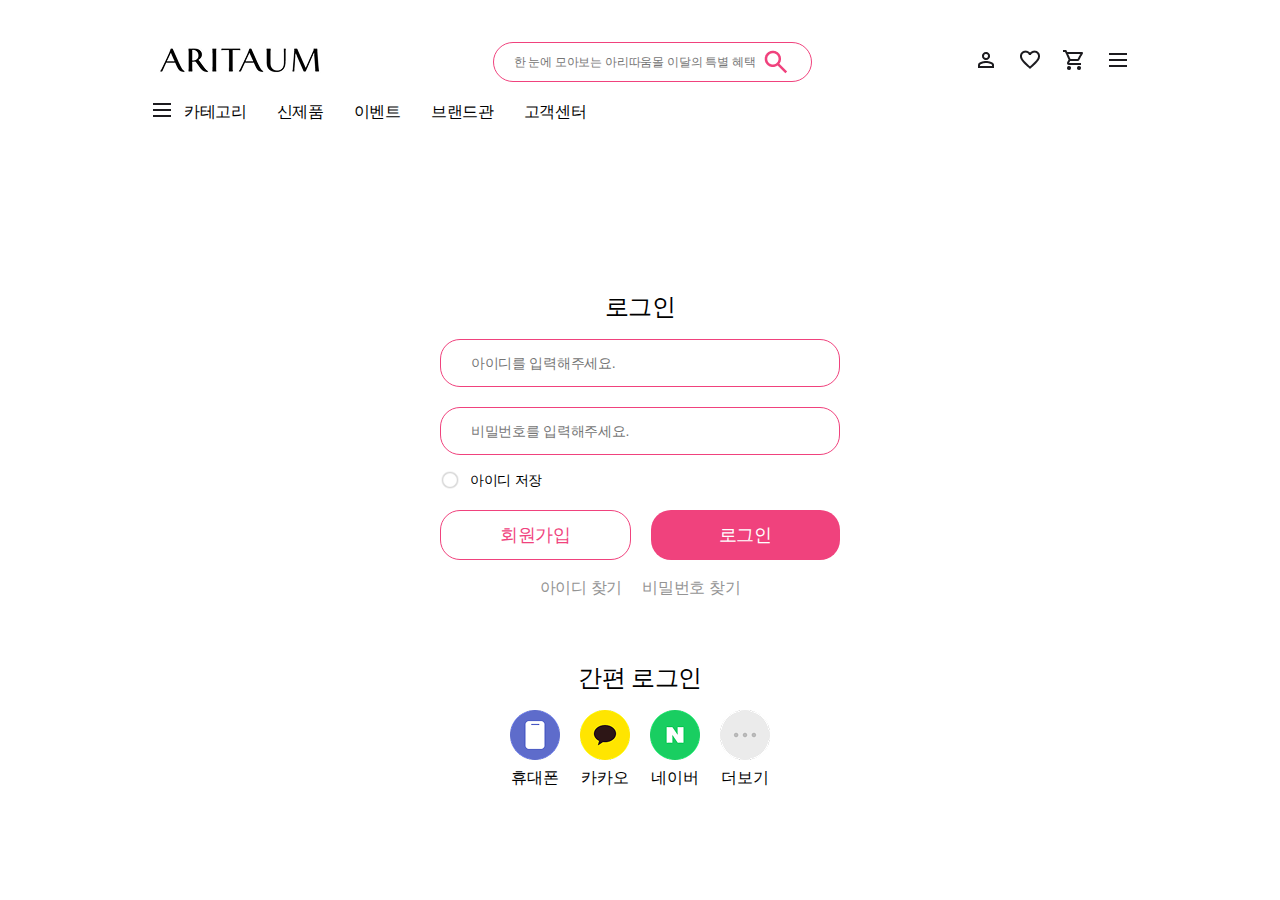
<file: login.html>
<!DOCTYPE html>
<html lang="ko">
<head>
    <meta charset="UTF-8">
    <meta name="viewport" content="width=device-width, initial-scale=1.0">
    <title>아리따움 | 로그인</title>
    <link rel="stylesheet" href="./styles/reset.css">
    <link rel="stylesheet" href="./styles/index.css">
    <link rel="stylesheet" href="./styles/login.css">
    <link rel="stylesheet" href="./styles/product_info.css">
    <link rel="stylesheet" href="./styles/responsive.css">
    <script src="./scripts/login.js" defer></script>
</head>
<body>
    <header>
        <div class="top_wrap">
            <h1><a href="./index.html"><img src="./images/Rectangle_1.png" alt="아리따움"></a></h1>
            <div class="search">
                <input type="text" placeholder="한 눈에 모아보는 아리따움몰 이달의 특별 혜택">
                <img src="./images/search.png" alt="">
            </div>
            <div class="right_menu">
                <a href="./login.html"><img src="./images/person.png" alt=""></a>
                <a href="#"><img src="./images/favorite.png" alt=""></a>
                <a href="#"><img src="./images/shopping_cart.png" alt=""></a>
                <a href="#"><img src="./images/dehaze.png" alt=""></a>
            </div>
        </div>
        <div class="bottom_wrap">
            <a href="#"><img src="./images/dehaze.png" alt=""></a>
            <div class="menu_wrap">
                <a href="#">카테고리</a>
                <a href="#">신제품</a>
                <a href="#">이벤트</a>
                <a href="#">브랜드관</a>
                <a href="#">고객센터</a>
            </div>
        </div>
    </header>
    <main>
        <div class="login_container">
            <div class="login_wrap">
                <h2>로그인</h2>
                <div class="login_content">
                    <div class="login_input_message_wrap">
                    <div class="login_input">
                        <input type="text" class="id" placeholder="아이디를 입력해주세요.">
                        <input type="password" class="pw" placeholder="비밀번호를 입력해주세요.">
                    </div>
                    <p class="error"><!--오류메시지 출력--></p>
                    </div>
                    <p><img src="./images/login_off.png" alt="">아이디 저장</p>
                    <div class="login_btn_wrap">
                        <button type="button">회원가입</button>
                        <button type="button" class="login_btn">로그인</button>
                    </div>
                    <div class="id_pw_search">
                        <a href="#">아이디 찾기</a>
                        <a href="#">비밀번호 찾기</a>
                    </div>
                </div>
            </div>
            <div class="easy_login_wrap">
                <h2>간편 로그인</h2>
                <dlv class="easy_login_content">
                    <div class="easy_login">
                        <div class="easy">
                            <img src="./images/phone_login.png" alt="">
                            <span>휴대폰</span>
                        </div>
                        <div class="easy">
                            <img src="images/kakao_login.png" alt="">
                            <span>카카오</span>
                        </div>
                        <div class="easy">
                            <img src="./images/naver_login.png" alt="">
                            <span>네이버</span>
                        </div>
                        <div class="easy">
                            <img src="./images/more_login.png" alt="">
                            <span>더보기</span>
                        </div>
                    </div>
                </dlv>
            </div>
        </div>
    </main>
</body>
</html>
</file>
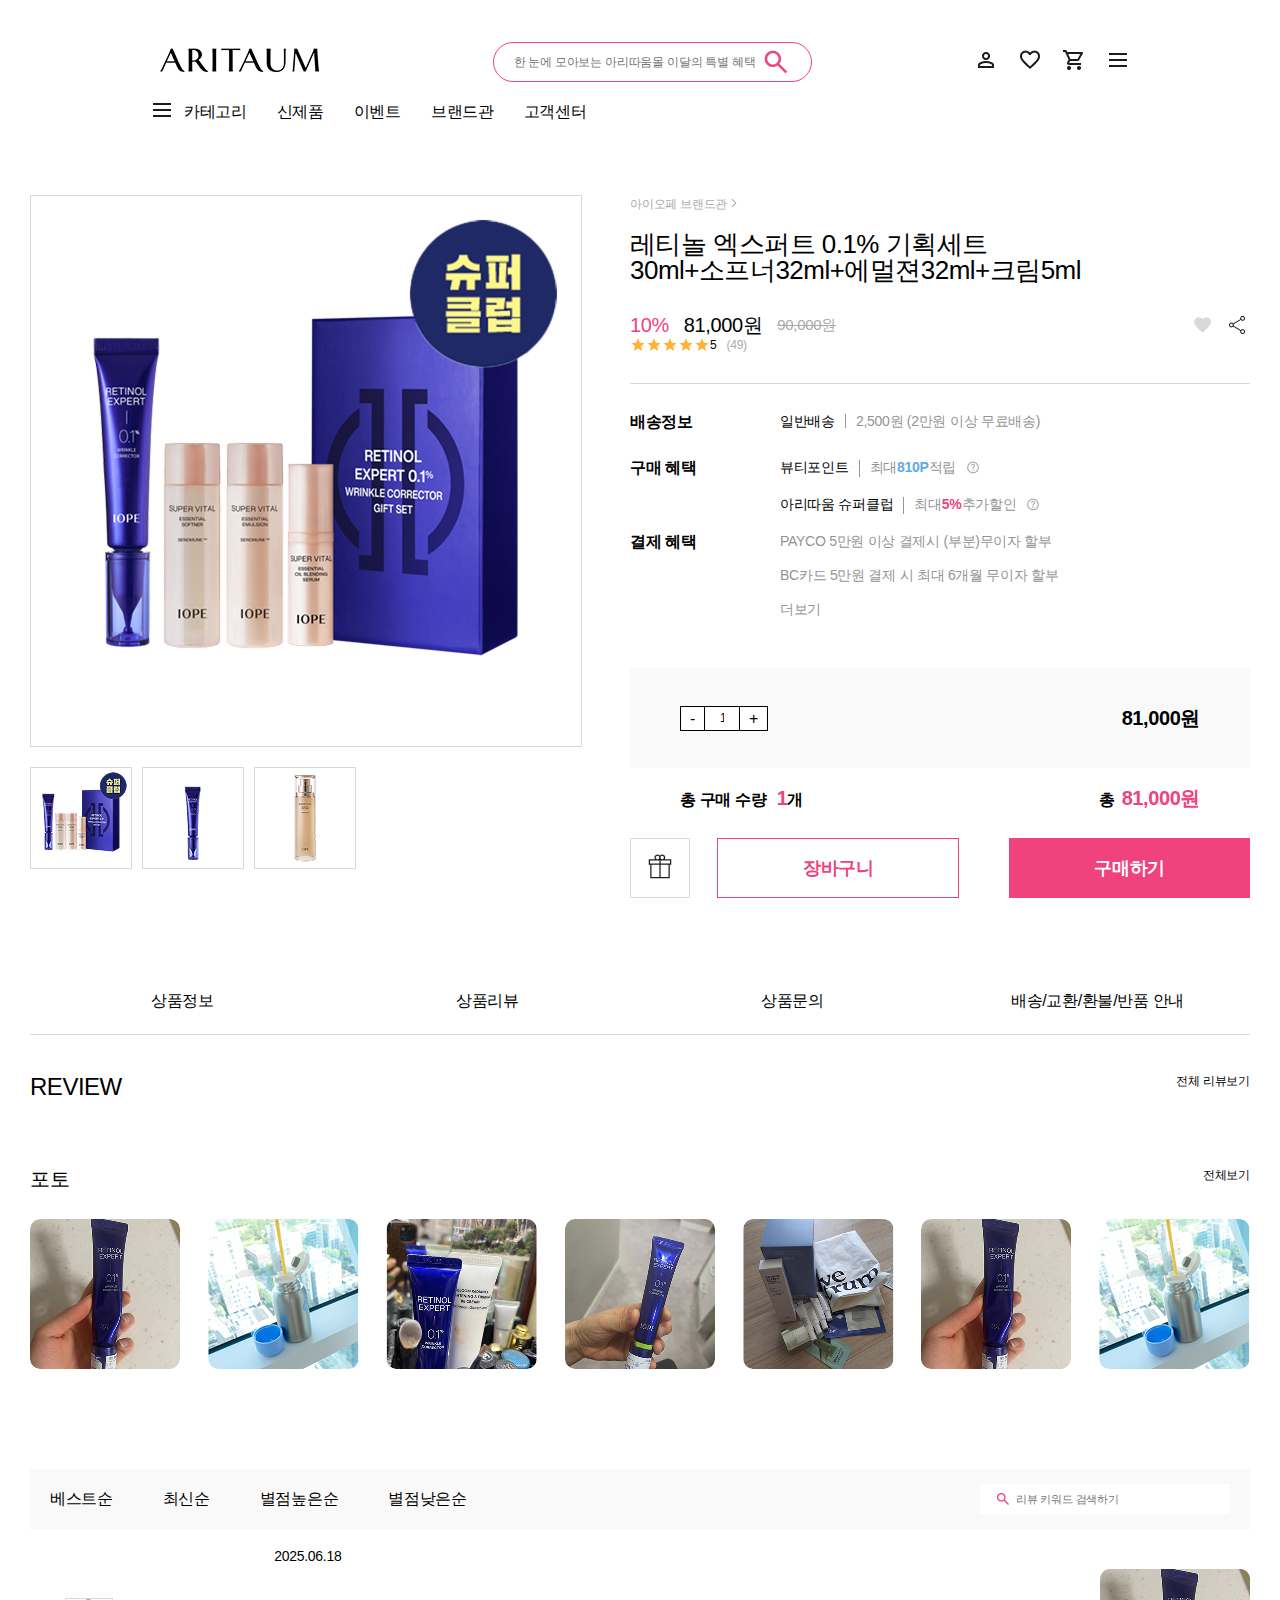
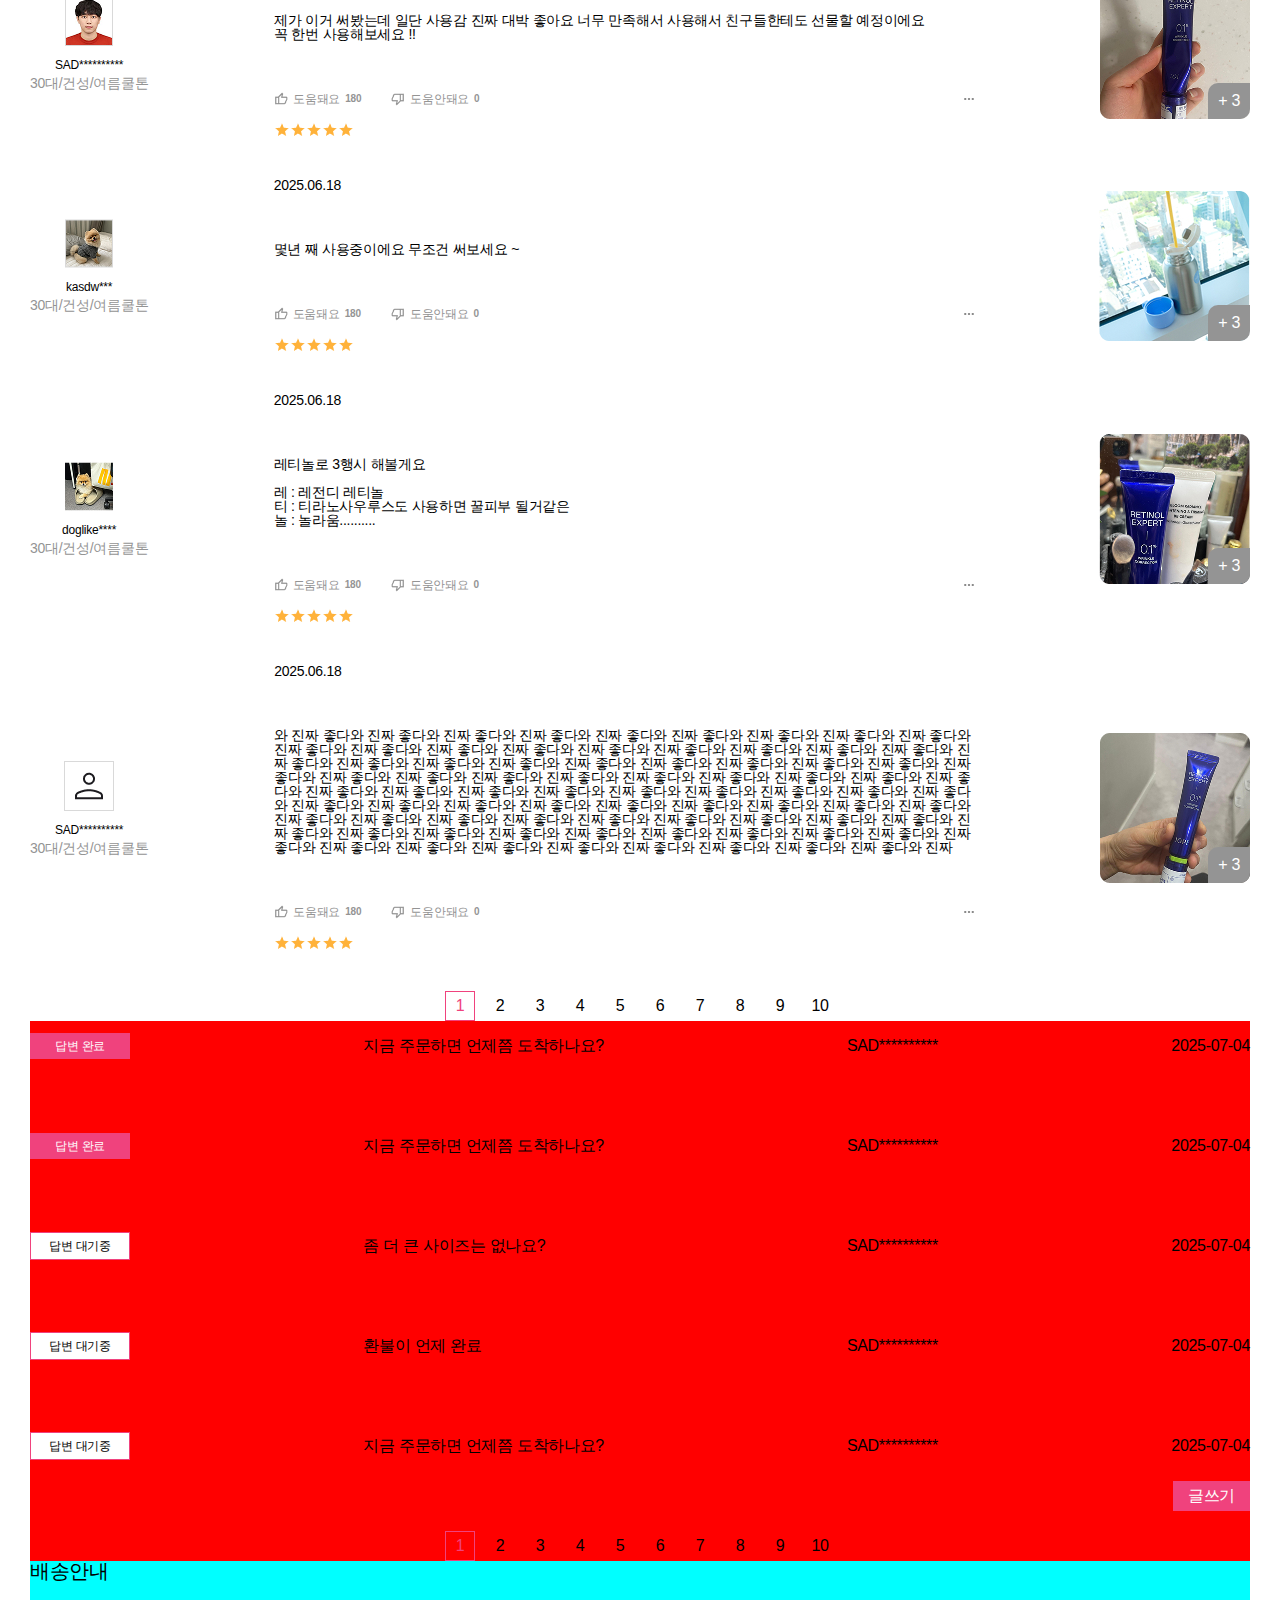
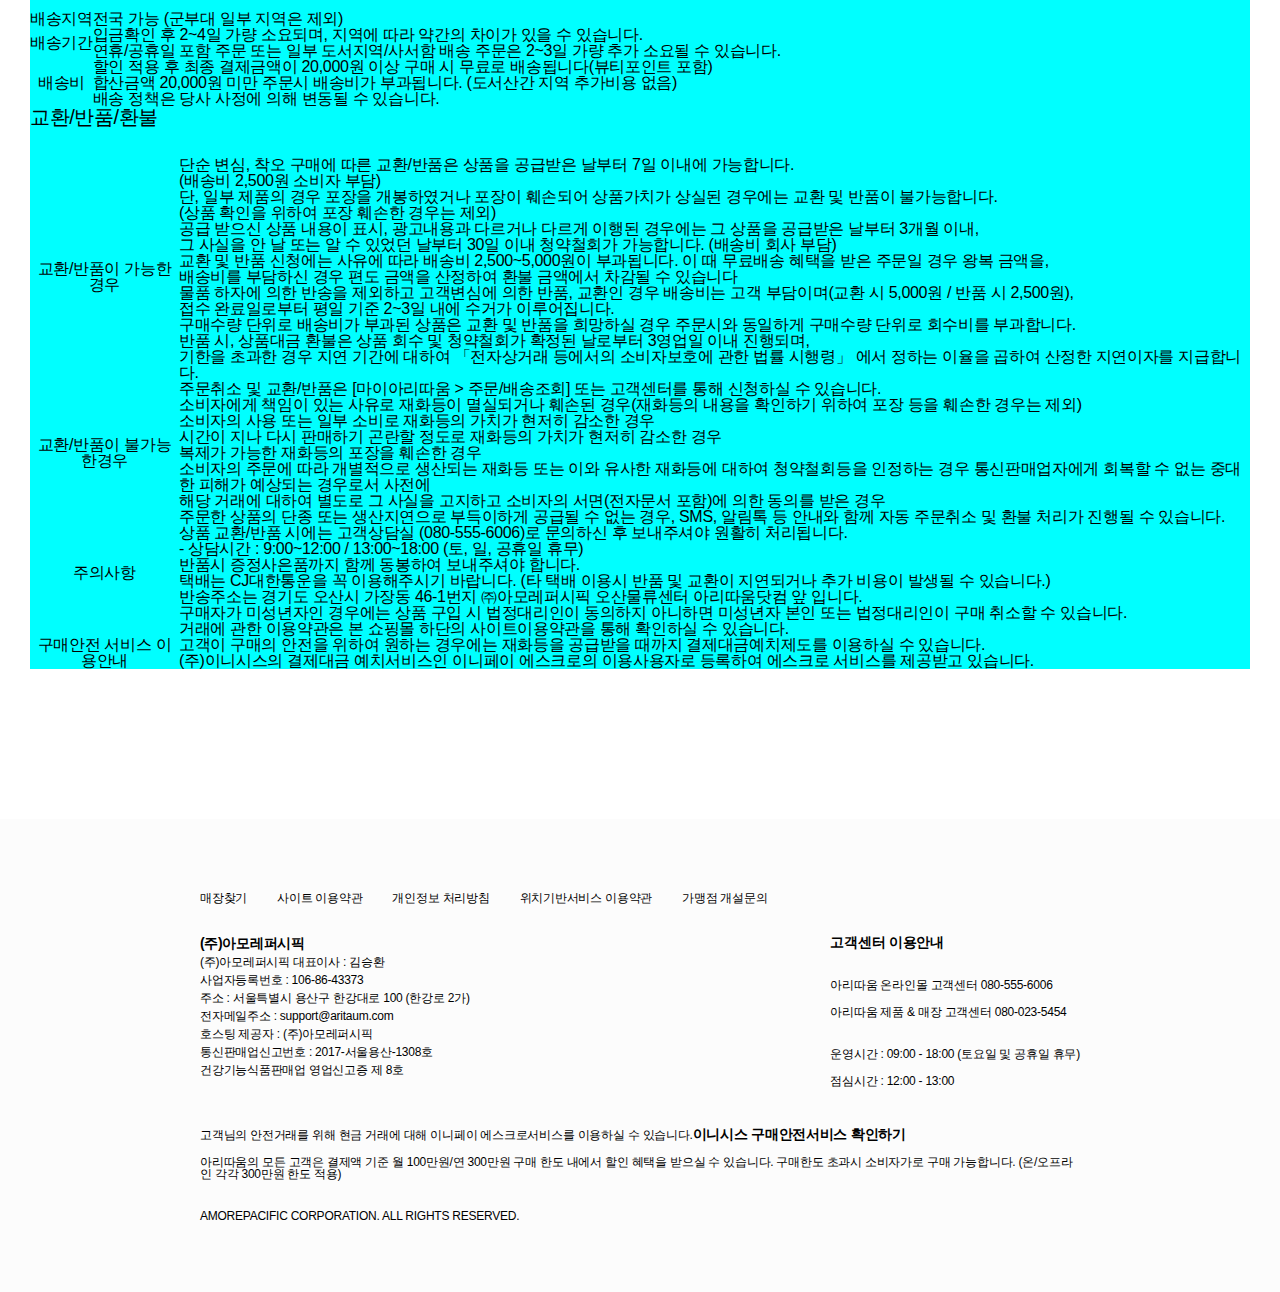
<file: product_info.html>
<!DOCTYPE html>
<html lang="en">
<head>
    <meta charset="UTF-8">
    <meta name="viewport" content="width=device-width, initial-scale=1.0">
    <title>아리따움 | 화장품</title>
    <link rel="stylesheet" href="./styles/reset.css">
    <link rel="stylesheet" href="./styles/index.css">
    <link rel="stylesheet" href="./styles/product_info.css">
    <link rel="stylesheet" href="./styles/responsive.css">
</head>
<body>
    <header>
        <div class="top_wrap">
            <h1><a href="#"><img src="./images/Rectangle_1.png" alt="아리따움"></a></h1>
            <div class="search">
                <input type="text" placeholder="한 눈에 모아보는 아리따움몰 이달의 특별 혜택">
                <img src="./images/search.png" alt="">
            </div>
            <div class="right_menu">
                <a href="#"><img src="./images/person.png" alt=""></a>
                <a href="#"><img src="./images/favorite.png" alt=""></a>
                <a href="#"><img src="./images/shopping_cart.png" alt=""></a>
                <a href="#"><img src="./images/dehaze.png" alt=""></a>
            </div>
        </div>
        <div class="bottom_wrap">
            <a href="#"><img src="./images/dehaze.png" alt=""></a>
            <div class="menu_wrap">
                <a href="#">카테고리</a>
                <a href="#">신제품</a>
                <a href="#">이벤트</a>
                <a href="#">브랜드관</a>
                <a href="#">고객센터</a>
            </div>
        </div>
    </header>
    <main>
        <!-- 제품 구매 그룹 -->
        <div class="product_container">
            <div class="product_left">
                <p class="big_thum"><img src="./images/big_tumb01.jpg" alt=""></p>
                <div class="small_thum_wrap">
                    <img src="./images/small_tumb01.jpg" alt="">
                    <img src="./images/small_tumb02.jpg" alt="">
                    <img src="./images/small_tumb03.jpg" alt="">
                </div>
            </div>
            <div class="product_right">
                <div class="product_name">
                    <a href="#">아이오페 브랜드관<img src="./images/arrow_brand.png" alt=""></a>
                    <h2>레티놀 엑스퍼트 0.1% 기획세트<br>30ml+소프너32ml+에멀젼32ml+크림5ml</h2>
                    <div class="price_icon_wrap">
                        <div class="price_wrap">
                            <p class="sale">10%</p>
                            <p class="price">81,000원</p>
                            <p class="before"><del>90,000원</del></p>
                        </div>
                        <div class="wishlist_plus_share">
                            <img class="wishlist_plus" src="./images/favorite-2.png" alt="">
                            <img class="share" src="./images/share.png" alt="공유하기">
                        </div>
                    </div>
                    <div class="star_wrap">
                        <div class="star_count">
                            <div class="star_img">
                                <img src="./images/star.png" alt="">
                                <img src="./images/star.png" alt="">
                                <img src="./images/star.png" alt="">
                                <img src="./images/star.png" alt="">
                                <img src="./images/star.png" alt="">
                            </div>
                            <p>5</p>
                        </div>
                        <p class="review_count">(49)</p>
                    </div>
                </div>
                <div class="product_benefit">
                    <dl>
                        <dt>배송정보</dt>
                        <dd>
                            <span class="main_title">일반배송</span>
                            <img src="./images/Line.png" alt="">
                            <span class="sub_title">2,500원 (2만원 이상 무료배송)</span>
                        </dd>
                        <dt>구매 혜택</dt>
                        <dd>
                            <span class="main_title">뷰티포인트</span>
                            <img src="./images/Line.png" alt="">
                            <span class="sub_title">최대 <span class="span_blue">810P</span>적립<button type="button"><img src="./images/help.png" alt=""></button></span>
                        </dd>
                        <dd>
                            <span class="main_title">아리따움 슈퍼클럽</span>
                            <img src="./images/Line.png" alt="">
                            <span class="sub_title">최대 <span class="span_pink">5%</span>추가할인<button type="button"><img src="./images/help.png" alt=""></button></span>
                        </dd>
                        <dt>결제 혜택</dt>
                        <dd>PAYCO 5만원 이상 결제시 (부분)무이자 할부</dd>
                        <dd>BC카드 5만원 결제 시 최대 6개월 무이자 할부</dd>
                        <dd><a href="#">더보기</a></dd>
                    </dl>
                </div>
                <div class="product_buy_wrap">
                    <div class="user_order">
                        <div class="user_num">
                            <div class="count_btn">
                                <button type="button" id="minus">-</button>
                                <input type="number" value="1">  
                                <button type="button" id="plus">+</button>  
                            </div>
                            <p>81,000원</p>
                        </div>
                        <div class="user_all_num">
                            <p class="all_count">총 구매 수량<span>1</span>개</p>
                            <p class="all_price">총<span>81,000원</span></p>
                        </div>
                    </div>
                    <div class="user_buy_btn_wrap">
                        <button type="button" id="gift"><img src="./images/gifts.png" alt="선물하기"></button>
                        <div class="user_btn_cart_buy">
                            <button type="button" id="cart_go">장바구니</button>
                            <button type="button" id="buy_go">구매하기</button>
                        </div>
                    </div>
                </div>
            </div>
        </div>
        <!-- 제품 정보,리뷰등등 총 그룹 -->
        <div class="product_info_container">
            <!-- 제품 버튼 -->
            <div class="product_btn_wrap">
                <button type="button" class="product_info_btn">상품정보</button>
                <button type="button" class="product_review_btn">상품리뷰</button>
                <button type="button" class="product_qa_btn">상품문의</button>
                <button type="button" class="product_as_btn">배송/교환/환불/반품 안내</button>
            </div>
            <!-- 버튼 클릭 시 체인지되는 내용들 -->
            <div class="change_content">
                <div class="info">
                    <img src="./images/product_info01.jpg" alt="">
                    <img src="./images/product_info02.jpg" alt="">
                    <img src="./images/product_info03.jpg" alt="">
                    <img src="./images/product_info04.jpg" alt="">
                    <img src="./images/product_info05.jpg" alt="">
                </div>
                <div class="review">
                    <div class="review_title">
                        <h3>REVIEW</h3>
                        <a href="#">전체 리뷰보기</a>
                    </div>
                    <div class="photo_review">
                        <div class="photo_review_title">
                            <h4>포토</h4>
                            <a href="#">전체보기</a>
                        </div>
                        <dic class="photo_review_wrap">
                            <a href="#"><img src="./images/photo01.jpg" alt=""></a>
                            <a href="#"><img src="./images/photo02.jpg" alt=""></a>
                            <a href="#"><img src="./images/photo03.jpg" alt=""></a>
                            <a href="#"><img src="./images/photo04.jpg" alt=""></a>
                            <a href="#"><img src="./images/photo05.jpg" alt=""></a>
                            <a href="#"><img src="./images/photo01.jpg" alt=""></a>
                            <a href="#"><img src="./images/photo02.jpg" alt=""></a>
                        </dic>
                    </div>
                    <div class="user_review">
                        <div class="review_sorting_wrap">
                            <ul class="review_sorting">
                                <li>베스트순</li>
                                <li>최신순</li>
                                <li>별점높은순</li>
                                <li>별점낮은순</li>
                            </ul>
                            <div class="review_search_wrap">
                                <img src="./images/review_search.png" alt="">
                                <input type="text" placeholder="리뷰 키워드 검색하기">
                            </div>
                        </div>
                        <div class="review_list">
                            <div class="review_container">
                                <div class="review_left">
                                    <p class="user_photo"><img src="./images/user_photo01.png" alt=""></p>
                                    <p class="user_name">SAD**********</p>
                                    <p class="user_info"><sapn>30대/건성/여름쿨톤</sapn></p>
                                </div>
                                <div class="review_content">
                                    <p class="date">2025.06.18</p>
                                    <p class="user_content">제가 이거 써봤는데 일단 사용감 진짜 대박 좋아요 너무 만족해서 사용해서 친구들한테도 선물할 예정이에요<br>꼭 한번 사용해보세요 !!</p>
                                    <div class="help_container">
                                        <div class="help_wrap">
                                            <div class="help_good">
                                                <img src="./images/good.png" alt="">
                                                <span>도움돼요</span>
                                                <span class="count">180</span>
                                            </div>
                                            <div class="help_bad">
                                                <img src="./images/bad.png" alt="">
                                                <span>도움안돼요</span>
                                                <span class="count">0</span>
                                            </div>
                                        </div>
                                        <p class="review_option"><img src="./images/option.png" alt=""></p>
                                    </div>
                                    <div class="star_wrap">
                                        <img src="./images/star.png" alt="">
                                        <img src="./images/star.png" alt="">
                                        <img src="./images/star.png" alt="">
                                        <img src="./images/star.png" alt="">
                                        <img src="./images/star.png" alt="">
                                    </div>
                                </div>
                                <div class="review_right">
                                    <img src="./images/photo01.jpg" alt="">
                                    <span>+ 3</span>
                                </div>
                            </div>
                            <div class="review_container">
                                <div class="review_left">
                                    <p class="user_photo"><img src="./images/user_photo02.png" alt=""></p>
                                    <p class="user_name">kasdw***</p>
                                    <p class="user_info"><sapn>30대/건성/여름쿨톤</sapn></p>
                                </div>
                                <div class="review_content">
                                    <p class="date">2025.06.18</p>
                                    <p class="user_content">몇년 째 사용중이에요 무조건 써보세요 ~</p>
                                    <div class="help_container">
                                        <div class="help_wrap">
                                            <div class="help_good">
                                                <img src="./images/good.png" alt="">
                                                <span>도움돼요</span>
                                                <span class="count">180</span>
                                            </div>
                                            <div class="help_bad">
                                                <img src="./images/bad.png" alt="">
                                                <span>도움안돼요</span>
                                                <span class="count">0</span>
                                            </div>
                                        </div>
                                        <p class="review_option"><img src="./images/option.png" alt=""></p>
                                    </div>
                                    <div class="star_wrap">
                                        <img src="./images/star.png" alt="">
                                        <img src="./images/star.png" alt="">
                                        <img src="./images/star.png" alt="">
                                        <img src="./images/star.png" alt="">
                                        <img src="./images/star.png" alt="">
                                    </div>
                                </div>
                                <div class="review_right">
                                    <img src="./images/photo02.jpg" alt="">
                                    <span>+ 3</span>
                                </div>
                            </div>
                            <div class="review_container">
                                <div class="review_left">
                                    <p class="user_photo"><img src="./images/user_photo03.png" alt=""></p>
                                    <p class="user_name">doglike****</p>
                                    <p class="user_info"><sapn>30대/건성/여름쿨톤</sapn></p>
                                </div>
                                <div class="review_content">
                                    <p class="date">2025.06.18</p>
                                    <p class="user_content">레티놀로 3행시 해볼게요<br><br>레 : 레전디 레티놀<br>티 : 티라노사우루스도 사용하면 꿀피부 될거같은<br>놀 : 놀라움..........</p>
                                    <div class="help_container">
                                        <div class="help_wrap">
                                            <div class="help_good">
                                                <img src="./images/good.png" alt="">
                                                <span>도움돼요</span>
                                                <span class="count">180</span>
                                            </div>
                                            <div class="help_bad">
                                                <img src="./images/bad.png" alt="">
                                                <span>도움안돼요</span>
                                                <span class="count">0</span>
                                            </div>
                                        </div>
                                        <p class="review_option"><img src="./images/option.png" alt=""></p>
                                    </div>
                                    <div class="star_wrap">
                                        <img src="./images/star.png" alt="">
                                        <img src="./images/star.png" alt="">
                                        <img src="./images/star.png" alt="">
                                        <img src="./images/star.png" alt="">
                                        <img src="./images/star.png" alt="">
                                    </div>
                                </div>
                                <div class="review_right">
                                    <img src="./images/photo03.jpg" alt="">
                                    <span>+ 3</span>
                                </div>
                            </div>
                            <div class="review_container">
                                <div class="review_left">
                                    <p class="user_photo"><img src="./images/user_photo04.png" alt=""></p>
                                    <p class="user_name">SAD**********</p>
                                    <p class="user_info"><sapn>30대/건성/여름쿨톤</sapn></p>
                                </div>
                                <div class="review_content">
                                    <p class="date">2025.06.18</p>
                                    <p class="user_content">와 진짜 좋다와 진짜 좋다와 진짜 좋다와 진짜 좋다와 진짜 좋다와 진짜 좋다와 진짜 좋다와 진짜 좋다와 진짜 좋다와 진짜 좋다와 진짜 좋다와 진짜 좋다와 진짜 좋다와 진짜 좋다와 진짜 좋다와 진짜 좋다와 진짜 좋다와 진짜 좋다와 진짜 좋다와 진짜 좋다와 진짜 좋다와 진짜 좋다와 진짜 좋다와 진짜 좋다와 진짜 좋다와 진짜 좋다와 진짜 좋다와 진짜 좋다와 진짜 좋다와 진짜 좋다와 진짜 좋다와 진짜 좋다와 진짜 좋다와 진짜 좋다와 진짜 좋다와 진짜 좋다와 진짜 좋다와 진짜 좋다와 진짜 좋다와 진짜 좋다와 진짜 좋다와 진짜 좋다와 진짜 좋다와 진짜 좋다와 진짜 좋다와 진짜 좋다와 진짜 좋다와 진짜 좋다와 진짜 좋다와 진짜 좋다와 진짜 좋다와 진짜 좋다와 진짜 좋다와 진짜 좋다와 진짜 좋다와 진짜 좋다와 진짜 좋다와 진짜 좋다와 진짜 좋다와 진짜 좋다와 진짜 좋다와 진짜 좋다와 진짜 좋다와 진짜 좋다와 진짜 좋다와 진짜 좋다와 진짜 좋다와 진짜 좋다와 진짜 좋다와 진짜 좋다와 진짜 좋다와 진짜 좋다와 진짜 좋다와 진짜 좋다와 진짜 좋다와 진짜 좋다와 진짜 좋다와 진짜 좋다와 진짜 좋다와 진짜 좋다와 진짜 좋다와 진짜 좋다와 진짜 </p>
                                    <div class="help_container">
                                        <div class="help_wrap">
                                            <div class="help_good">
                                                <img src="./images/good.png" alt="">
                                                <span>도움돼요</span>
                                                <span class="count">180</span>
                                            </div>
                                            <div class="help_bad">
                                                <img src="./images/bad.png" alt="">
                                                <span>도움안돼요</span>
                                                <span class="count">0</span>
                                            </div>
                                        </div>
                                        <p class="review_option"><img src="./images/option.png" alt=""></p>
                                    </div>
                                    <div class="star_wrap">
                                        <img src="./images/star.png" alt="">
                                        <img src="./images/star.png" alt="">
                                        <img src="./images/star.png" alt="">
                                        <img src="./images/star.png" alt="">
                                        <img src="./images/star.png" alt="">
                                    </div>
                                </div>
                                <div class="review_right">
                                    <img src="./images/photo04.jpg" alt="">
                                    <span>+ 3</span>
                                </div>
                            </div>
                        </div>
                        <div class="review_page_btn page_btn">
                            <button type="button">1</button>
                            <button type="button">2</button>
                            <button type="button">3</button>
                            <button type="button">4</button>
                            <button type="button">5</button>
                            <button type="button">6</button>
                            <button type="button">7</button>
                            <button type="button">8</button>
                            <button type="button">9</button>
                            <button type="button">10</button>
                        </div>
                    </div>
                </div>
                <div class="qna">
                    <div class="product_qa_list">
                        <div class="product_wrap">
                            <p class="answer_clear">답변 완료</p>
                            <p class="question">지금 주문하면 언제쯤 도착하나요?</p>
                            <p>SAD**********</p>
                            <p>2025-07-04</p>
                        </div>
                        <div class="product_wrap">
                            <p class="answer_clear">답변 완료</p>
                            <p class="question">지금 주문하면 언제쯤 도착하나요?</p>
                            <p>SAD**********</p>
                            <p>2025-07-04</p>
                        </div>
                        <div class="product_wrap">
                            <p class="answer">답변 대기중</p>
                            <p class="question">좀 더 큰 사이즈는 없나요?</p>
                            <p>SAD**********</p>
                            <p>2025-07-04</p>
                        </div>
                        <div class="product_wrap">
                            <p class="answer">답변 대기중</p>
                            <p class="question">환불이 언제 완료</p>
                            <p>SAD**********</p>
                            <p>2025-07-04</p>
                        </div>
                        <div class="product_wrap">
                            <p class="answer">답변 대기중</p>
                            <p class="question">지금 주문하면 언제쯤 도착하나요?</p>
                            <p>SAD**********</p>
                            <p>2025-07-04</p>
                        </div>
                    </div>
                    <button type="button">글쓰기</button>
                    <div class="qa_page_btn page_btn">
                        <button type="button">1</button>
                        <button type="button">2</button>
                        <button type="button">3</button>
                        <button type="button">4</button>
                        <button type="button">5</button>
                        <button type="button">6</button>
                        <button type="button">7</button>
                        <button type="button">8</button>
                        <button type="button">9</button>
                        <button type="button">10</button>
                    </div>
                </div>
                <div class="announcement">
                    <div class="delivery_info">
                        <h4>배송안내</h4>
                        <table>
                            <tr class="delivery_local">
                                <th>배송지역</th>
                                <td>전국 가능 (군부대 일부 지역은 제외)</td>
                            </tr>
                            <tr class="delivery_day">
                                <th rowspan="2">배송기간</th>
                                <td>입금확인 후 2~4일 가량 소요되며, 지역에 따라 약간의 차이가 있을 수 있습니다.</td>
                            </tr>
                            <tr>
                                <td>연휴/공휴일 포함 주문 또는 일부 도서지역/사서함 배송 주문은 2~3일 가량 추가 소요될 수 있습니다.</td>
                            </tr>
                            <tr class="delivery_price">
                                <th rowspan="3">배송비</th>
                                <td>할인 적용 후 최종 결제금액이 20,000원 이상 구매 시 무료로 배송됩니다(뷰티포인트 포함)</td>
                            </tr>
                            <tr>
                                <td>합산금액 20,000원 미만 주문시 배송비가 부과됩니다. (도서산간 지역 추가비용 없음)</td>
                            </tr>
                            <tr>
                                <td>배송 정책은 당사 사정에 의해 변동될 수 있습니다.</td>
                            </tr>
                        </table>
                    </div>
                    <div class="change_info">
                        <h4>교환/반품/환불</h4>
                        <table>
                            <tr>
                                <!-- 가능 -->
                                <th rowspan="8">교환/반품이 가능한 경우</th>
                                <td>단순 변심, 착오 구매에 따른 교환/반품은 상품을 공급받은 날부터 7일 이내에 가능합니다.<br>(배송비 2,500원 소비자 부담)</td>
                            </tr>
                            <tr>
                                <td>단, 일부 제품의 경우 포장을 개봉하였거나 포장이 훼손되어 상품가치가 상실된 경우에는 교환 및 반품이 불가능합니다.<br>(상품 확인을 위하여 포장 훼손한 경우는 제외)</td>
                            </tr>
                            <tr>
                                <td>공급 받으신 상품 내용이 표시, 광고내용과 다르거나 다르게 이행된 경우에는 그 상품을 공급받은 날부터 3개월 이내,<br>그 사실을 안 날 또는 알 수 있었던 날부터 30일 이내 청약철회가 가능합니다. (배송비 회사 부담)</td>
                            </tr>
                            <tr>
                                <td>교환 및 반품 신청에는 사유에 따라 배송비 2,500~5,000원이 부과됩니다. 이 때 무료배송 혜택을 받은 주문일 경우 왕복 금액을, <br>배송비를 부담하신 경우 편도 금액을 산정하여 환불 금액에서 차감될 수 있습니다</td>
                            </tr>
                            <tr>
                                <td>물품 하자에 의한 반송을 제외하고 고객변심에 의한 반품, 교환인 경우 배송비는 고객 부담이며(교환 시 5,000원 / 반품 시 2,500원),<br>접수 완료일로부터 평일 기준 2~3일 내에 수거가 이루어집니다.</td>
                            </tr>
                            <tr>
                                <td>구매수량 단위로 배송비가 부과된 상품은 교환 및 반품을 희망하실 경우 주문시와 동일하게 구매수량 단위로 회수비를 부과합니다. </td>
                            </tr>
                            <tr>
                                <td>반품 시, 상품대금 환불은 상품 회수 및 청약철회가 확정된 날로부터 3영업일 이내 진행되며,<br>기한을 초과한 경우 지연 기간에 대하여 「전자상거래 등에서의 소비자보호에 관한 법률 시행령」 에서 정하는 이율을 곱하여 산정한 지연이자를 지급합니다.</td>
                            </tr>
                            <tr>
                                <td>주문취소 및 교환/반품은 [마이아리따움 > 주문/배송조회] 또는 고객센터를 통해 신청하실 수 있습니다.</td>
                            </tr>
                            <!-- 불가능 -->
                            <tr>
                                <th rowspan="5">교환/반품이 불가능한경우</th>
                                <td>소비자에게 책임이 있는 사유로 재화등이 멸실되거나 훼손된 경우(재화등의 내용을 확인하기 위하여 포장 등을 훼손한 경우는 제외)</td>
                            </tr>
                            <tr>
                                <td>소비자의 사용 또는 일부 소비로 재화등의 가치가 현저히 감소한 경우</td>
                            </tr>
                            <tr>
                                <td>시간이 지나 다시 판매하기 곤란할 정도로 재화등의 가치가 현저히 감소한 경우</td>
                            </tr>
                            <tr>
                                <td>복제가 가능한 재화등의 포장을 훼손한 경우</td>
                            </tr>
                            <tr>
                                <td>소비자의 주문에 따라 개별적으로 생산되는 재화등 또는 이와 유사한 재화등에 대하여 청약철회등을 인정하는 경우 통신판매업자에게 회복할 수 없는 중대한 피해가 예상되는 경우로서 사전에<br>해당 거래에 대하여 별도로 그 사실을 고지하고 소비자의 서면(전자문서 포함)에 의한 동의를 받은 경우</td>
                            </tr>
                            
                            <tr>
                                <th rowspan="7">주의사항</th>
                                <td>주문한 상품의 단종 또는 생산지연으로 부득이하게 공급될 수 없는 경우, SMS, 알림톡 등 안내와 함께 자동 주문취소 및 환불 처리가 진행될 수 있습니다.</td>
                            </tr>
                            <tr>
                                <td>상품 교환/반품 시에는 고객상담실 (080-555-6006)로 문의하신 후 보내주셔야 원활히 처리됩니다.<br>- 상담시간 : 9:00~12:00 / 13:00~18:00 (토, 일, 공휴일 휴무)</td>
                            </tr>
                            <tr>
                                <td>반품시 증정사은품까지 함께 동봉하여 보내주셔야 합니다.</td>
                            </tr>
                            <tr>
                                <td>택배는 CJ대한통운을 꼭 이용해주시기 바랍니다. (타 택배 이용시 반품 및 교환이 지연되거나 추가 비용이 발생될 수 있습니다.)</td>
                            </tr>
                            <tr>
                                <td>반송주소는 경기도 오산시 가장동 46-1번지 ㈜아모레퍼시픽 오산물류센터 아리따움닷컴 앞 입니다.</td>
                            </tr>
                            <tr>
                                <td>구매자가 미성년자인 경우에는 상품 구입 시 법정대리인이 동의하지 아니하면 미성년자 본인 또는 법정대리인이 구매 취소할 수 있습니다.</td>
                            </tr>
                            <tr>
                                <td>거래에 관한 이용약관은 본 쇼핑몰 하단의 사이트이용약관을 통해 확인하실 수 있습니다.</td>
                            </tr>
                            <tr>
                                <th rowspan="2">구매안전 서비스 이용안내</th>
                                <td>고객이 구매의 안전을 위하여 원하는 경우에는 재화등을 공급받을 때까지 결제대금예치제도를 이용하실 수 있습니다.</td>
                            </tr>
                            <tr>
                                <td>(주)이니시스의 결제대금 예치서비스인 이니페이 에스크로의 이용사용자로 등록하여 에스크로 서비스를 제공받고 있습니다.</td>
                            </tr>
                            
                            
                            
                            
                        </table>
                    </div>
                </div>
            </div>
        </div>
    </main>
    <footer>
        <div class="footer_top">
            <ul>
                <li><a href="#">매장찾기</a></li>
                <li><a href="#">사이트 이용약관</a></li>
                <li><a href="#">개인정보 처리방침</a></li>
                <li><a href="#">위치기반서비스 이용약관</a></li>
                <li><a href="#">가맹점 개설문의</a></li>
            </ul>
        </div>
        <div class="footer_mid">
            <div class="footer_left">
                <address>
                    <span>(주)아모레퍼시픽</span><br>(주)아모레퍼시픽 대표이사 : 김승환<br>사업자등록번호 : 106-86-43373<br>주소 : 서울특별시 용산구 한강대로 100 (한강로 2가)<br>전자메일주소 : support@aritaum.com<br>호스팅 제공자 : (주)아모레퍼시픽<br>통신판매업신고번호 : 2017-서울용산-1308호<br>건강기능식품판매업 영업신고증 제 8호<br>
                </address>
            </div>
            <div class="footer_right">
                <p>고객센터 이용안내</p>
                <p>아리따움 온라인몰 고객센터 080-555-6006</p>
                <p>아리따움 제품 & 매장 고객센터 080-023-5454</p>
                <p>운영시간 : 09:00 - 18:00 (토요일 및 공휴일 휴무)</p>
                <p>점심시간 : 12:00 - 13:00</p>
            </div>
        </div>
        <div class="footer_bottom">
            <p>고객님의 안전거래를 위해 현금 거래에 대해 이니페이 에스크로서비스를 이용하실 수 있습니다.<a href="#"><span>이니시스 구매안전서비스 확인하기</span></a></p>
            <p>아리따움의 모든 고객은 결제액 기준 월 100만원/연 300만원 구매 한도 내에서 할인 혜택을 받으실 수 있습니다. 구매한도 초과시 소비자가로 구매 가능합니다. (온/오프라인 각각 300만원 한도 적용)</p>
            <p>AMOREPACIFIC CORPORATION. ALL RIGHTS RESERVED.</p>
        </div>
    </footer>
</body>
</html>
</file>
<file: styles/index.css>
/* -----------------------------------------------------------------헤더 */
header {width:100%; padding:30px 150px 20px; position:sticky; top:0; left:0; background:#fff; z-index:999;}
header .top_wrap {display:flex; justify-content:space-between; align-items:center;}
header .top_wrap h1 {min-width:100px;}
header .top_wrap h1 a {}
header .top_wrap h1 a img {width:100%;}
header .top_wrap .search {
    width:319px; height:40px; border:1px solid #F0427D; 
    display:flex; align-items:center; justify-content:space-between;
    padding:13px 20px;
    border-radius:50px;
}
header .top_wrap .search input {font-size:0.75rem; font-weight:300; color:#aaa; width:100%;}
header .top_wrap .search img {}
header .top_wrap .right_menu {display:flex; gap:20px;}
header .top_wrap .right_menu .hidden_container {position:relative; top:-10px; left:-35px;}
header .top_wrap .right_menu .hidden_menu {
    background:#fff; display:flex; flex-flow:column nowrap;
    align-items:end;
    width:150px; height:max-content; gap:30px;
    position:absolute; top:50px; right:-10px;
    padding:30px;
    box-shadow:0px 0px 5px #aaa;
}
header .top_wrap .right_menu .hidden_menu > li {width:max-content;}
header .top_wrap .right_menu .hidden_menu > li a {font-size:0.875rem}
header .top_wrap .right_menu .hidden_menu > li .depth {}
header .top_wrap .right_menu .hidden_menu > li .depth li {color:#fff;}
header .top_wrap .right_menu .hidden_menu > li .depth li a {}
header .top_wrap .right_menu .hidden_inner {
    position:absolute; top:50px; right:140px; background:#fff; 
    height:536px; width:300px;
    padding:50px; color:#fff;
    box-shadow:0px 0px 5px #aaa;
    text-align:right;
    
}
header .top_wrap .right_menu .hidden_inner button {position:absolute; top:10px; left:10px;}
header .top_wrap .right_menu .hidden_inner .depth {display:flex; flex-flow:column wrap; gap:20px; width:100%;}
header .top_wrap .right_menu .hidden_inner .depth li {}
header .top_wrap .right_menu .hidden_inner .depth li a {font-size:0.875rem}
header .top_wrap .right_menu {}
header .top_wrap .right_menu .menu {display:none;}
header .top_wrap .right_menu a img {}
header .bottom_wrap {display:flex; gap:10px; align-items:center; margin-top:5px;}
header .bottom_wrap a {}
header .bottom_wrap a img {}
header .bottom_wrap .hidden_container {position:relative; top:-10px; left:-35px;}
header .bottom_wrap .hidden_menu {
    background:#fff; display:flex; flex-flow:column nowrap;
    width:200px; height:max-content; gap:30px;
    position:absolute; top:27px; left:0;
    padding:30px;
    box-shadow:0px 0px 5px #aaa;
}
header .bottom_wrap .hidden_menu > li {width:max-content;}
header .bottom_wrap .hidden_menu > li a {}
header .bottom_wrap .hidden_menu > li .depth {}
header .bottom_wrap .hidden_menu > li .depth li {color:#fff;}
header .bottom_wrap .hidden_menu > li .depth li a {}
header .bottom_wrap .hidden_inner {
    position:absolute; top:27px; left:200px; background:#fff; 
    height:536px; width:500px;
    padding:50px; color:#fff;
    box-shadow:0px 0px 5px #aaa;
}
header .bottom_wrap .hidden_inner button {position:absolute; top:10px; right:10px;}
header .bottom_wrap .hidden_inner .depth {display:flex; flex-flow:column wrap; gap:20px; width:100%;}
header .bottom_wrap .hidden_inner .depth li {}
header .bottom_wrap .menu_wrap {display:flex; gap:30px; align-items:center;}
header .bottom_wrap .menu_wrap a {}
header .bottom_wrap .menu_wrap a:hover {border-bottom:1px solid #000;}
/* -----------------------------------------------------------------메인 */
/* -------------------------swiper */
main {}
main .banner_container {margin-bottom:80px; }
main .banner_container .banner_wrap {display:flex;}
main .banner_container .banner_wrap a {}
main .banner_container .banner_wrap a:nth-child(1) {}
main .banner_container .banner_wrap a img {width:100%;}
main .banner_container .banner_btn {
    position:relative; width:1060px; height:20px;
    display:flex; align-items:center; margin:40px auto 0; flex-direction:row-reverse;
    ;
}
main .banner_container .banner_btn .swiper-scrollbar {width:900px; display:block; top:50%; left:0;}
main .banner_container .banner_btn .swiper-scrollbar .swiper-scrollbar-drag {background:#F0427D;}
main .banner_container .banner_btn .arrow_wrap .swiper-pagination {
    width:max-content; height:20px; top:0; left:-30px;
    display:flex; gap:5px; align-items:center;
    font-size:0.75rem;
}
main .banner_container .banner_btn .arrow_wrap .swiper-pagination .swiper-pagination-current {font-weight:900;}
main .banner_container .banner_btn .arrow_wrap {
    width:80px; height:20px;
    display:flex; align-items:center;
    position:relative;
}
main .banner_container .banner_btn .arrow_wrap .swiper-button-next {}
main .banner_container .banner_btn .arrow_wrap .swiper-button-next svg {display:none;} /* swiper업데이트로 svg를 가려줘야 기본 화살표가 숨겨짐 */
main .banner_container .banner_btn .arrow_wrap .swiper-button-next:after {display:none !important;}
main .banner_container .banner_btn .arrow_wrap .swiper-button-next img {display:block;}
main .banner_container .banner_btn .arrow_wrap .swiper-button-prev {}
main .banner_container .banner_btn .arrow_wrap .swiper-button-prev svg {display:none;} /* swiper업데이트로 svg를 가려줘야 기본 화살표가 숨겨짐 */
main .banner_container .banner_btn .arrow_wrap .swiper-button-prev:after {display:none !important;}
main .banner_container .banner_btn .arrow_wrap .swiper-button-prev img {}
main .banner_container .search {
    width:319px; height:40px; border:1px solid #F0427D; margin:0 auto;
    display:flex; align-items:center; justify-content:space-between;
    padding:13px 20px;
    border-radius:50px;
    display:none;
}
main .banner_container .search input {font-size:0.75rem; font-weight:300; color:#aaa; width:100%;}
main .banner_container .search img {}
/* -------------------------2행 신제품 */
main .new_container {
    max-width:1620px; min-width:320px;
    margin:0 auto 80px;
    /* 좌우 스와이퍼 부모 설정 */
    position:relative;
}
main .new_container h2 {font-size:2rem; font-weight:500;}
main .new_container .new_category_more {display:flex; justify-content:space-between;  margin:30px 0 40px;}
main .new_container .new_category_more .category {display:flex; gap:40px; flex-flow:row wrap;}
main .new_container .new_category_more .category li {}
main .new_container .new_category_more ul .active1{
    
}
main .new_container .new_category_more ul .active1 button {font-size:1.25rem !important;}

main .new_category_more .category li {position: relative;}

main .new_category_more .category li.active1::after {
    content: '';
    background:url(../images/Rectangle\ 52.png);
    position: absolute;
    bottom: -5px;
    left: 0;
    width: 100%;
    height: 10px;
    z-index:-1;
}
main .new_container .new_category_more .category li button {font-size:0.938rem; font-weight:500;}
main .new_container .new_category_more .a {}
main .new_container .new_category_more .a img {}
/* swiper 포함 */
main .new_container .new_product_container {display:flex; position:relative; width:100%;}
/* swiper 버튼 */
main .new_container .arrow_wrap {
    width:107%; height:50px; position:absolute;
    display:flex; left:-60px; bottom:200px;
    align-items:center;
}
main .new_container .arrow_wrap .swiper-button-prev {}
main .new_container .arrow_wrap .swiper-button-prev svg {display:none;} /* swiper업데이트로 svg를 가려줘야 기본 화살표가 숨겨짐 */
main .new_container .arrow_wrap .swiper-button-prev::after {display:none !important;}
main .new_container .arrow_wrap .swiper-button-prev img {display:block;}
main .new_container .arrow_wrap .swiper-button-next {}
main .new_container .arrow_wrap .swiper-button-next svg {display:none;} /* swiper업데이트로 svg를 가려줘야 기본 화살표가 숨겨짐 */
main .new_container .arrow_wrap .swiper-button-next::after {display:none !important;}
main .new_container .arrow_wrap .swiper-button-next img {display:block;}
/* swiper-wrapper */
main .new_container .new_product_container .new_product_all_wrap {display:flex; width:100%;}
/* swiper-slide */
main .new_container .new_product_container .new_product_all_wrap .new_product_wrap {display:flex; justify-content:space-between; width:100%;}
main .new_container .new_product_container .new_product_all_wrap .new_product_wrap .new_product {
    position:relative;
    border:1px solid #eee;
}
main .new_container .new_product_container .new_product_all_wrap .new_product_wrap .new_product:hover {border:1px solid #F0427D;}
main .new_container .new_product_container .new_product_all_wrap .new_product_wrap .new_product .new_photo {display:block; width:100%;}
main .new_container .new_product_container .new_product_all_wrap .new_product_wrap .new_product .new_photo img {display:block; width:100%;}
main .new_container .new_product_container .new_product_all_wrap .new_product_wrap .new_product .wishlist_plus {position:absolute; top:220px; right:10px;}
main .new_container .new_product_container .new_product_all_wrap .new_product_wrap .new_product .wishlist_plus img {display:block;}
/* 상품 안 정보 */
main .new_container .new_product_container .new_product_all_wrap .new_product_wrap .new_product .new_product_content {
    padding:15px; display:flex; flex-flow:column nowrap;
    border-top:1px solid #eee;
}
main .new_container .new_product_container .new_product_all_wrap .new_product_wrap .new_product .new_product_content .product_brand {font-size:0.688rem;}
main .new_container .new_product_container .new_product_all_wrap .new_product_wrap .new_product .new_product_content .product_name {
    font-size:0.938rem; font-weight:500;
    margin:10px 0 20px;
}
main .new_container .new_product_container .new_product_all_wrap .new_product_wrap .new_product .new_product_content .before_price {}
main .new_container .new_product_container .new_product_all_wrap .new_product_wrap .new_product .new_product_content .before_price del {font-size:0.75rem; font-weight:500; color:#aaa;}
main .new_container .new_product_container .new_product_all_wrap .new_product_wrap .new_product .new_product_content .sale_price {
    font-size:0.875rem; font-weight:700;
    margin:6px 0 10px;
}
main .new_container .new_product_container .new_product_all_wrap .new_product_wrap .new_product .new_product_content .sale_price span {font-weight:700; color:#F0427D; margin-right:10px;}
main .new_container .new_product_container .new_product_all_wrap .new_product_wrap .new_product .new_product_content .star {display:flex; align-items:center;}
main .new_container .new_product_container .new_product_all_wrap .new_product_wrap .new_product .new_product_content .star img {}
main .new_container .new_product_container .new_product_all_wrap .new_product_wrap .new_product .new_product_content .star .score {
    font-size:0.688rem; font-weight:500;
    margin-right:7px;
}
main .new_container .new_product_container .new_product_all_wrap .new_product_wrap .new_product .new_product_content .star .review_count {font-size:0.688rem; font-weight:500;}
/* -------------------------3행 이벤트혜택 */
main .month_benefit {padding:60px 0; background:#f8f8f8;}
main .month_benefit .month_container {
    max-width:1620px;
    min-width:320px;
    margin:0 auto; 
    display:flex; justify-content:space-between; align-items:end;
}
main .month_benefit .month_container .month_left {}
main .month_benefit .month_container .month_left img {width:100%;}
main .month_benefit .month_container .month_right {max-width:960px;}
main .month_benefit .month_container .month_right > p {font-size:1.5rem;}
main .month_benefit .month_container .month_right .month_more {
    margin:30px 0 40px; display:flex; justify-content:space-between;
    align-items:end;
}
main .month_benefit .month_container .month_right .month_more h2 {font-size:2.125rem; font-weight:600;}
main .month_benefit .month_container .month_right .month_more h2 span {font-weight:600; color:#F0427D;}
main .month_benefit .month_container .month_right .month_more a {}
main .month_benefit .month_container .month_right .month_more a img {}
main .month_benefit .month_container .month_right .benefit_list {display:flex; gap:30px;}
main .month_benefit .month_container .month_right .benefit_list .benefit_wrap {background:#fff;}
main .month_benefit .month_container .month_right .benefit_list .benefit_wrap:hover {filter:brightness(90%);}
main .month_benefit .month_container .month_right .benefit_list .benefit_wrap .benefit_photo {}
main .month_benefit .month_container .month_right .benefit_list .benefit_wrap .benefit_photo img {display:block; width:100%;}
main .month_benefit .month_container .month_right .benefit_list .benefit_wrap .benefit_content {padding:15px; border-top:1px solid #eee;}
main .month_benefit .month_container .month_right .benefit_list .benefit_wrap .benefit_content .product_name {
    font-size:0.875rem; font-weight:500;
}
main .month_benefit .month_container .month_right .benefit_list .benefit_wrap .benefit_content .benefit_before {
    display:flex; margin:30px 0 3px; gap:40px;
}
main .month_benefit .month_container .month_right .benefit_list .benefit_wrap .benefit_content .benefit_before p {}
main .month_benefit .month_container .month_right .benefit_list .benefit_wrap .benefit_content .benefit_before p:nth-child(1) {
    color:#aaa; font-size:0.875rem;
}
main .month_benefit .month_container .month_right .benefit_list .benefit_wrap .benefit_content .benefit_before p:nth-child(2) {
    font-weight:800;
}
main .month_benefit .month_container .month_right .benefit_list .benefit_wrap .benefit_content .benefit_before p:nth-child(2) del {
    color:#aaa; font-size:0.875rem;
}
main .month_benefit .month_container .month_right .benefit_list .benefit_wrap .benefit_content .sale_star_wrap {
    display:flex; justify-content:space-between;
}
main .month_benefit .month_container .month_right .benefit_list .benefit_wrap .benefit_content .sale_star_wrap .benefit_sale {
    display:flex; gap:40px;
}
main .month_benefit .month_container .month_right .benefit_list .benefit_wrap .benefit_content .sale_star_wrap .benefit_sale p {
    color:#F0427D; font-weight:800;
}
main .month_benefit .month_container .month_right .benefit_list .benefit_wrap .benefit_content .sale_star_wrap .benefit_sale p:nth-child(1) {}
main .month_benefit .month_container .month_right .benefit_list .benefit_wrap .benefit_content .sale_star_wrap .benefit_sale p:nth-child(2) {}
main .month_benefit .month_container .month_right .benefit_list .benefit_wrap .benefit_content .sale_star_wrap a {font-size:0.688rem; display:flex; align-items:center;}
main .month_benefit .month_container .month_right .benefit_list .benefit_wrap .benefit_content .sale_star_wrap a img {display:block;}
/* -------------------------4행 카테고리별 제품 */
main .category_container {
    max-width:1620px; min-width:320px;
    margin:80px auto;
    /* 좌우 스와이퍼 부모 설정 */
    position:relative; 
}
main .category_container h2 {font-size:2rem; font-weight:500;}
main .category_container .cate_category_more {display:flex; justify-content:space-between;  margin:30px 0 40px;}
main .category_container .cate_category_more .category {display:flex; gap:40px;}
main .category_container .cate_category_more .category li {}
main .category_container .cate_category_more ul .active2{}
main .category_container .cate_category_more ul .active2 button {font-size:1.25rem !important;}

main .cate_category_more .category li {position: relative;}

main .cate_category_more .category li.active2::after {
    content: '';
    background:url(../images/Rectangle\ 52.png);
    position: absolute;
    bottom: -5px;
    left: 0;
    width: 100%;
    height: 10px;
    z-index:-1;
}
main .category_container .cate_category_more .category li button {font-size:0.938rem; font-weight:500;}
main .category_container .cate_category_more .a {}
main .categoryw_container .cate_category_more .a img {}
/* swiper 포함 */
main .category_container .cate_product_container {display:flex; position:relative; width:100%;}
/* swiper 버튼 */
main .category_container .arrow_wrap {
    width:107%; height:50px; position:absolute;
    display:flex; left:-60px; bottom:200px;
    align-items:center;
}
main .category_container .arrow_wrap .swiper-button-prev {}
main .category_container .arrow_wrap .swiper-button-prev svg {display:none;} /* swiper업데이트로 svg를 가려줘야 기본 화살표가 숨겨짐 */
main .category_container .arrow_wrap .swiper-button-prev::after {display:none !important;}
main .category_container .arrow_wrap .swiper-button-prev img {display:block;}
main .category_container .arrow_wrap .swiper-button-next {}
main .category_container .arrow_wrap .swiper-button-next svg {display:none;} /* swiper업데이트로 svg를 가려줘야 기본 화살표가 숨겨짐 */
main .category_container .arrow_wrap .swiper-button-next::after {display:none !important;}
main .category_container .arrow_wrap .swiper-button-next img {display:block;}
/* swiper-wrapper */
main .category_container .cate_product_container .cate_product_all_wrap {display:flex; width:100%;}
/* swiper-slide */
main .category_container .cate_product_container .cate_product_all_wrap .cate_product_wrap {display:flex; justify-content:space-between;}
main .category_container .cate_product_container .cate_product_all_wrap .cate_product_wrap .cate_product {
    position:relative;
    border:1px solid #eee;
}
main .category_container .cate_product_container .cate_product_all_wrap .cate_product_wrap .cate_product:hover {border:1px solid #F0427D;}
main .category_container .cate_product_container .cate_product_all_wrap .cate_product_wrap .cate_product .cate_photo {display:block; width:100%;}
main .category_container .cate_product_container .cate_product_all_wrap .cate_product_wrap .cate_product .cate_photo img {display:block; width:100%;}
main .category_container .cate_product_container .cate_product_all_wrap .cate_product_wrap .cate_product .wishlist_plus {position:absolute; top:220px; right:10px;}
main .category_container .cate_product_container .cate_product_all_wrap .cate_product_wrap .cate_product .wishlist_plus img {display:block;}
/* 상품 안 정보 */
main .category_container .cate_product_container .cate_product_all_wrap .cate_product_wrap .cate_product .cate_product_content {
    padding:15px; display:flex; flex-flow:column nowrap;
    border-top:1px solid #eee;
}
main .category_container .cate_product_container .cate_product_all_wrap .cate_product_wrap .cate_product .cate_product_content .product_brand {font-size:0.688rem;}
main .category_container .cate_product_container .cate_product_all_wrap .cate_product_wrap .cate_product .cate_product_content .product_name {
    font-size:0.938rem; font-weight:500;
    margin:10px 0 20px;
}
main .category_container .cate_product_container .cate_product_all_wrap .cate_product_wrap .cate_product .cate_product_content .before_price {}
main .category_container .cate_product_container .cate_product_all_wrap .cate_product_wrap .cate_product .cate_product_content .before_price del {font-size:0.75rem; font-weight:500; color:#aaa;}
main .category_container .cate_product_container .cate_product_all_wrap .cate_product_wrap .cate_product .cate_product_content .sale_price {
    font-size:0.875rem; font-weight:700;
    margin:6px 0 10px;
}
main .category_container .cate_product_container .cate_product_all_wrap .cate_product_wrap .cate_product .cate_product_content .sale_price span {font-weight:700; color:#F0427D; margin-right:10px;}
main .category_container .cate_product_container .cate_product_all_wrap .cate_product_wrap .cate_product .cate_product_content .star {display:flex; align-items:center;}
main .category_container .cate_product_container .cate_product_all_wrap .cate_product_wrap .cate_product .cate_product_content .star img {}
main .category_container .cate_product_container .cate_product_all_wrap .cate_product_wrap .cate_product .cate_product_content .star .score {
    font-size:0.688rem; font-weight:500;
    margin-right:7px;
}
main .category_container .cate_product_container .cate_product_all_wrap .cate_product_wrap .cate_product .cate_product_content .star .review_count {font-size:0.688rem; font-weight:500;}
/* ----------------------------------------브랜드뷰 */
main .brand_container {}
main .brand_container .brand_ad {position:relative; margin-bottom:100px;}
main .brand_container .brand_ad p {}
main .brand_container .brand_ad p img {display:block; width:100%;}
main .brand_container .brand_ad .brand_more {position:absolute; left:150px; bottom:30px;}
main .brand_container .brand_ad .brand_more p {}
main .brand_container .brand_ad .brand_more p a {color:#fff; font-size:1.125rem; font-weight:700;}
main .brand_container .brand_ad .brand_more p:nth-child(1) {color:#fff; font-family:'Prompt',sans-serif; font-size:3.125rem; font-weight:500; height:76px;}
main .brand_container .brand_ad .brand_more p:nth-child(2) { margin-top:10px;}
main .brand_container .brand_list {}
/* 갸ㅐ별 */
main .brand_container .brand_list .aritaum {}
main .brand_container .brand_list .aritaum .brand_right h3 { color:#BF446C;}
main .brand_container .brand_list .etude {flex-direction:row-reverse; margin:100px 0 100px;}
main .brand_container .brand_list .etude .brand_right h3 {color:#F0427D; text-align:right;}
main .brand_container .brand_list .etude .brand_right h3 {}
main .brand_container .brand_list .etude .brand_right .brand_plus {}
main .brand_container .brand_list .iope {}
main .brand_container .brand_list .iope .brand_right h3 {color:#101C46;}
/* 통합 */
main .brand_container .brand_list .brand_wrap {display:flex; gap:30px; align-items:end;}
main .brand_container .brand_list .brand_wrap .brand_left {}
main .brand_container .brand_list .brand_wrap .brand_left img {display:block; width:100%;}
main .brand_container .brand_list .brand_wrap .brand_right {max-width:790px;}
main .brand_container .brand_list .brand_wrap .brand_right h3 {font-weight:700; font-size:2.5rem;}
main .brand_container .brand_list .brand_wrap .brand_right .brand_plus {display:flex; justify-content:space-between; margin:15px 0 40px;}
main .brand_container .brand_list .brand_wrap .brand_right .brand_plus p {font-weight:300;}
main .brand_container .brand_list .brand_wrap .brand_right .brand_plus a {}
main .brand_container .brand_list .brand_wrap .brand_right .brand_plus a img {}
main .brand_container .brand_list .brand_wrap .brand_right .brand_product_wrap {display:flex; gap:20px;}
main .brand_container .brand_list .brand_wrap .brand_right .brand_product_wrap .brand_product {
    width:250px; position:relative;
    border:1px solid #eee;
}
main .brand_container .brand_list .brand_wrap .brand_right .brand_product_wrap .brand_product:hover {border:1px solid #F0427D;}
main .brand_container .brand_list .brand_wrap .brand_right .brand_product_wrap .brand_product .brand_photo {display:block;}
main .brand_container .brand_list .brand_wrap .brand_right .brand_product_wrap .brand_product .brand_photo img {display:block;  width:100%; height:250px;}
main .brand_container .brand_list .brand_wrap .brand_right .brand_product_wrap .brand_product .wishlist_plus {position:absolute; top:220px; right:10px;}
main .brand_container .brand_list .brand_wrap .brand_right .brand_product_wrap .brand_product .wishlist_plus img {display:block;}
main .brand_container .brand_list .brand_wrap .brand_right .brand_product_wrap .brand_product .brand_product_content {
    padding:15px; display:flex; flex-flow:column nowrap;
    border-top:1px solid #eee;
}
main .brand_container .brand_list .brand_wrap .brand_right .brand_product_wrap .brand_product .brand_product_content .product_brand {font-size:0.688rem;}
main .brand_container .brand_list .brand_wrap .brand_right .brand_product_wrap .brand_product .brand_product_content .product_name {
    font-size:0.938rem; font-weight:500;
    margin:10px 0 20px;
}
main .brand_container .brand_list .brand_wrap .brand_right .brand_product_wrap .brand_product .brand_product_content .before_price {}
main .brand_container .brand_list .brand_wrap .brand_right .brand_product_wrap .brand_product .brand_product_content .before_price del {font-size:0.75rem; font-weight:500; color:#aaa;}
main .brand_container .brand_list .brand_wrap .brand_right .brand_product_wrap .brand_product .brand_product_content .sale_price {
    font-size:0.875rem; font-weight:700;
    margin:6px 0 10px;
}
main .brand_container .brand_list .brand_wrap .brand_right .brand_product_wrap .brand_product .brand_product_content .sale_price span {font-weight:700; color:#F0427D; margin-right:10px;}
main .brand_container .brand_list .brand_wrap .brand_right .brand_product_wrap .brand_product .brand_product_content .star {display:flex; align-items:center;}
main .brand_container .brand_list .brand_wrap .brand_right .brand_product_wrap .brand_product .brand_product_content .star img {}
main .brand_container .brand_list .brand_wrap .brand_right .brand_product_wrap .brand_product .brand_product_content .star .score {
    font-size:0.688rem; font-weight:500;
    margin-right:7px;
}
main .brand_container .brand_list .brand_wrap .brand_right .brand_product_wrap .brand_product .brand_product_content .star .review_countul {font-size:0.688rem; font-weight:500;}
/* --------------------퓻터 */
footer {background:#fcfcfc; padding:70px 200px; margin-top:150px;}
footer .footer_top {}
footer .footer_top ul {display:flex; gap:30px;}
footer .footer_top ul li {}
footer .footer_top ul li a {font-size:0.75rem;}
footer .footer_mid {display:flex; justify-content:space-between; margin-top:30px;}
footer .footer_mid .footer_left {}
footer .footer_mid .footer_left address {font-size:0.75rem; line-height:150%;}
footer .footer_mid .footer_left address span {font-weight:700; font-size:0.875rem;}
footer .footer_mid .footer_right {}
footer .footer_mid .footer_right p {font-size:0.75rem;}
footer .footer_mid .footer_right p:nth-child(1) {font-weight:700; font-size:0.875rem;}
footer .footer_mid .footer_right p:nth-child(2) {margin:30px 0 15px;}
footer .footer_mid .footer_right p:nth-child(3) {}
footer .footer_mid .footer_right p:nth-child(4) {margin:30px 0 15px;}
footer .footer_mid .footer_right p:nth-child(5) {}
footer .footer_bottom {margin-top:40px;}
footer .footer_bottom p {font-size:0.75rem;}
footer .footer_bottom p:nth-child(1) {}
footer .footer_bottom p:nth-child(1) span {font-weight:700; font-size:0.875rem;}
footer .footer_bottom p:nth-child(2) {margin:15px 0 30px;}
footer .footer_bottom p:nth-child(3) {}
</file>
<file: styles/login.css>
html {height:100vh;}
main {}
main .login_container {width:500px; margin:150px auto;}
main .login_container .login_wrap {width:400px; margin:0 auto; text-align:center;}
main .login_container .login_wrap h2 {font-size:1.5rem; margin-bottom:20px;}
main .login_container .login_wrap .login_content {text-align:left;}
main .login_container .login_wrap .login_content .login_input_message_wrap {}
main .login_container .login_wrap .login_content .login_input_message_wrap .login_input {
    display:flex; flex-flow:column nowrap; gap:20px;
}
main .login_container .login_wrap .login_content .login_input_message_wrap .login_input input {
    width:400px; padding:15px 30px;
    font-size:0.875rem;
    border:1px solid #F0427D; border-radius:20px;
}
main .login_container .login_wrap .login_content .error {margin-top:15px; font-size:0.75rem; color:#FF0000;}
main .login_container .login_wrap .login_content > p { 
    font-size:0.875rem; display:flex; align-items:center;
    margin-top:10px;
}
main .login_container .login_wrap .login_content > p img {width:20px; margin-right:10px;}
main .login_container .login_wrap .login_content .login_btn_wrap {
    display:flex; gap:20px; margin:20px 0;
}
main .login_container .login_wrap .login_content .login_btn_wrap button {
    padding:15px 20px; font-size:1.125rem; 
    width:100%; border-radius:20px;
}
main .login_container .login_wrap .login_content .login_btn_wrap button:nth-child(1){
    border:1px solid #F0427D;
    color:#F0427D; background:#fff;
}
main .login_container .login_wrap .login_content .login_btn_wrap button:nth-child(2){
    color:#fff; background:#F0427D;
}
main .login_container .login_wrap .login_content .id_pw_search {
    display:flex; gap:20px; justify-content:center;
    
}
main .login_container .login_wrap .login_content .id_pw_search a {color:#949494;}
main .login_container .easy_login_wrap {margin-top:70px; text-align:center;}
main .login_container .easy_login_wrap h2 {font-size:1.5rem; margin-bottom:20px;}
main .login_container .easy_login_wrap .easy_login_content {}
main .login_container .easy_login_wrap .easy_login_content .easy_login {
    display:flex; justify-content:center; align-items:center;
    gap:20px;
}
main .login_container .easy_login_wrap .easy_login_content .easy_login .easy {
    display:flex; flex-flow:column nowrap; gap:10px; justify-content:center; align-items: center;
}
main .login_container .easy_login_wrap .easy_login_content .easy_login .easy img {width:50px;}
main .login_container .easy_login_wrap .easy_login_content .easy_login .easy span {}
</file>
<file: styles/product_info.css>
main {}
main .product_container {display:flex; width:1220px; margin:0 auto; background:#fff; justify-content:space-between; padding:50px 0 70px;}
main .product_container .product_left {}
main .product_container .product_left .big_thum {margin-bottom:20px;}
main .product_container .product_left .big_thum img {display:block; border:1px solid #d9d9d9;}
main .product_container .product_left .small_thum_wrap {display:flex;  gap:10px;}
main .product_container .product_left .small_thum_wrap img {display:block; border:1px solid #d9d9d9;}
main .product_container .product_right {width:620px;}
main .product_container .product_right .product_name {padding-bottom:30px; border-bottom:1px solid #d9d9d9;}
main .product_container .product_right .product_name a {font-size:0.75rem; color:#aaa;}
main .product_container .product_right .product_name a img {margin-left:2px;}
main .product_container .product_right .product_name h2 {font-size:1.625rem; font-weight:500; margin:20px 0 30px;}
main .product_container .product_right .product_name .price_icon_wrap {
    display:flex; justify-content:space-between; align-items:center;
}
main .product_container .product_right .product_name .price_icon_wrap .price_wrap {display:flex; gap:15px; align-items:center;}
main .product_container .product_right .product_name .price_icon_wrap .price_wrap .sale {font-size:1.25rem; font-weight:500; color:#F0427D;}
main .product_container .product_right .product_name .price_icon_wrap .price_wrap .price {font-size:1.25rem; font-weight:500;}
main .product_container .product_right .product_name .price_icon_wrap .price_wrap .before {}
main .product_container .product_right .product_name .price_icon_wrap .price_wrap .before del {font-size:0.938rem; color:#aaa; display:block;}
main .product_container .product_right .product_name .price_icon_wrap .wishlist_plus_share {display:flex; align-items:center; gap:13px;}
main .product_container .product_right .product_name .price_icon_wrap .wishlist_plus_share .wishlist_plus {display:block;}
main .product_container .product_right .product_name .price_icon_wrap .wishlist_plus_share .share {display:block;}
main .product_container .product_right .product_name .star_wrap {display:flex; gap:10px;  align-items:center;}
main .product_container .product_right .product_name .star_wrap .star_count {display:flex; align-items:center;}
main .product_container .product_right .product_name .star_wrap .star_count .star_img {display:flex; align-items:center;}
main .product_container .product_right .product_name .star_wrap .star_count .star_img img {display:block;}
main .product_container .product_right .product_name .star_wrap .star_count p {font-size:0.75rem; font-weight:300;}
main .product_container .product_right .product_name .star_wrap .review_count {font-size:0.75rem; color:#aaa;}
main .product_container .product_right .product_benefit {margin:30px 0; height:224px;}
main .product_container .product_right .product_benefit dl {}
main .product_container .product_right .product_benefit dl dt {
    float:left; clear:both; 
    width:100px; margin-bottom:30px; 
    font-weight:600;
}
main .product_container .product_right .product_benefit dl dd {
    width:calc(100% - 150px); float:right; margin-bottom:20px;
    font-size:0.875rem; color:#949494;
    display:flex;
}
main .product_container .product_right .product_benefit dl dd + dd {margin-top:0;}
main .product_container .product_right .product_benefit dl dd a {color:#949494;}
main .product_container .product_right .product_benefit dl dd .main_title {}
main .product_container .product_right .product_benefit dl dd img {margin:0 10px;}
main .product_container .product_right .product_benefit dl dd .sub_title {color:#949494; display:flex;}
main .product_container .product_right .product_benefit dl dd .sub_title .span_blue {font-weight:600; color:#60A9EB;}
main .product_container .product_right .product_benefit dl dd .sub_title .span_pink {font-weight:600; color:#F0427D;}
main .product_container .product_right .product_benefit dl dd .sub_title .button {display:block; display:flex; align-items:center;}
main .product_container .product_right .product_benefit dl dd .sub_title .button img {}
main .product_container .product_right .product_buy_wrap {}
main .product_container .product_right .product_buy_wrap .user_order {}
main .product_container .product_right .product_buy_wrap .user_order .user_num {
    width:100%; height:100px; padding:30px 50px;
    display:flex; align-items:center; justify-content:space-between;
    background:#f9f9f9;
}
main .product_container .product_right .product_buy_wrap .user_order .user_num .count_btn {border:0.2px solid #000; height:25px; display:flex; align-items:center;}
main .product_container .product_right .product_buy_wrap .user_order .user_num .count_btn button {width:100%; height:100%; background:#fff; padding:4px 9px;}
main .product_container .product_right .product_buy_wrap .user_order .user_num .count_btn #minus {}
main .product_container .product_right .product_buy_wrap .user_order .user_num .count_btn input {
    font-size:0.75rem; height:100%; width:36px; padding:0 15px;
    border-left:0.2px solid #000; border-right:0.2px solid #000;
    display:block;
}
main .product_container .product_right .product_buy_wrap .user_order .user_num .count_btn #plus {}
main .product_container .product_right .product_buy_wrap .user_order .user_num p {font-size:1.25rem; font-weight:600;}
main .product_container .product_right .product_buy_wrap .user_order .user_all_num {
    margin-top:20px; padding:0 50px;
    display:flex; justify-content:space-between; align-items:center;
}
main .product_container .product_right .product_buy_wrap .user_order .user_all_num p {font-weight:600;}
main .product_container .product_right .product_buy_wrap .user_order .user_all_num p span {font-size:1.25rem; font-weight:600; color:#F0427D;}
main .product_container .product_right .product_buy_wrap .user_order .user_all_num .all_count {}
main .product_container .product_right .product_buy_wrap .user_order .user_all_num .all_count span {margin-left:10px;}
main .product_container .product_right .product_buy_wrap .user_order .user_all_num .all_price {}
main .product_container .product_right .product_buy_wrap .user_order .user_all_num .all_price span {margin-left:7px;}
main .product_container .product_right .product_buy_wrap .user_buy_btn_wrap {display:flex; justify-content:space-between; margin-top:30px;}
main .product_container .product_right .product_buy_wrap .user_buy_btn_wrap #gift {
    width:60px; height:60px; border:1px solid #d9d9d9; display:block;
    background:#fff;
}
main .product_container .product_right .product_buy_wrap .user_buy_btn_wrap #gift img {}
main .product_container .product_right .product_buy_wrap .user_buy_btn_wrap .user_btn_cart_buy {display:flex; gap:50px; }
main .product_container .product_right .product_buy_wrap .user_buy_btn_wrap .user_btn_cart_buy #cart_go {
    border:1px solid #f0427d; padding:20px 85px;
    font-size:1.125rem; font-weight:600;
    background:#fff; color:#f0427d;
}
main .product_container .product_right .product_buy_wrap .user_buy_btn_wrap .user_btn_cart_buy #buy_go {
    background:#f0427d; padding:20px 85px;
    font-size:1.125rem; font-weight:600;
    color:#fff;
}
/* 제품 정보, 리뷰등등 총 그룹 */
main .product_info_container {}
main .product_info_container .product_btn_wrap {background:red; width:1220px; margin:0 auto; display:flex; margin-bottom:40px;}
main .product_info_container .product_btn_wrap button {
    padding:25px 0; background:#fff; width:305px;
    border-bottom:1px solid #d9d9d9;
}
/* 버튼 모음 */
main .product_info_container .product_btn_wrap .product_info_btn {}
main .product_info_container .product_btn_wrap .product_review_btn {}
main .product_info_container .product_btn_wrap .product_qa_btn {}
main .product_info_container .product_btn_wrap .product_as_btn {}
main .product_info_container .change_content {}
main .product_info_container .change_content .info {
    display:flex; flex-flow:column nowrap; 
    width:790px; margin:0 auto;
    display:none;
}
/* ------------------------------------------------변경되는 내용들 그룹 */
/* 상품정보 */
main .product_info_container .change_content .info img {width:100;}
/* 상품리뷰 */
main .product_info_container .change_content .review {width:1220px; margin:0 auto;}
main .product_info_container .change_content .review .review_title {display:flex; justify-content:space-between;}
main .product_info_container .change_content .review .review_title h3 {font-size:1.5rem;}
main .product_info_container .change_content .review .review_title a {font-size:0.75rem; font-weight:300;}
main .product_info_container .change_content .review .photo_review {}
main .product_info_container .change_content .review .photo_review .photo_review_title {display:flex; justify-content:space-between; margin:70px 0 30px;}
main .product_info_container .change_content .review .photo_review .photo_review_title h4 {font-size:1.25rem;}
main .product_info_container .change_content .review .photo_review .photo_review_title a {font-size:0.75rem; font-weight:300;}
main .product_info_container .change_content .review .photo_review .photo_review_wrap {display:flex; justify-content:space-between;}
main .product_info_container .change_content .review .photo_review .photo_review_wrap a {}
main .product_info_container .change_content .review .photo_review .photo_review_wrap a img {display:block;border-radius:10px;}
main .product_info_container .change_content .review .user_review {margin-top:100px;}
main .product_info_container .change_content .review .user_review .review_sorting_wrap {
    display:flex; justify-content:space-between; align-items:center;
    padding:15px 20px; background:#f9f9f9;
}
main .product_info_container .change_content .review .user_review .review_sorting_wrap .review_sorting {display:flex; gap:50px;}
main .product_info_container .change_content .review .user_review .review_sorting_wrap .review_sorting li {}
main .product_info_container .change_content .review .user_review .review_sorting_wrap .review_search_wrap {position:relative;}
main .product_info_container .change_content .review .user_review .review_sorting_wrap .review_search_wrap img {position:absolute; left:15px; top:7px;}
main .product_info_container .change_content .review .user_review .review_sorting_wrap .review_search_wrap input {
    font-size:0.688rem;
    width:250px; height:30px; padding-left:36px;
    
}
main .product_info_container .change_content .review .user_review .review_list {}
main .product_info_container .change_content .review .user_review .review_list .review_container {
    display:flex; align-items:center; justify-content:space-between;
    padding:20px 0;
}
main .product_info_container .change_content .review .user_review .review_list .review_container .review_left {text-align:center;}
main .product_info_container .change_content .review .user_review .review_list .review_container .review_left p {}
main .product_info_container .change_content .review .user_review .review_list .review_container .review_left .user_photo {}
main .product_info_container .change_content .review .user_review .review_list .review_container .review_left .user_photo img {}
main .product_info_container .change_content .review .user_review .review_list .review_container .review_left .user_name {font-size:0.75rem; margin:10px 0 5px;}
main .product_info_container .change_content .review .user_review .review_list .review_container .review_left .user_info {font-size:0.875rem; color:#949494;}
main .product_info_container .change_content .review .user_review .review_list .review_container .review_left .user_info span {}
main .product_info_container .change_content .review .user_review .review_list .review_container .review_content {
    width:700px; 
}
main .product_info_container .change_content .review .user_review .review_list .review_container .review_content p {}
main .product_info_container .change_content .review .user_review .review_list .review_container .review_content .date {font-size:0.875rem;}
main .product_info_container .change_content .review .user_review .review_list .review_container .review_content .user_content {
    font-size:0.875rem; margin:50px 0;
}
main .product_info_container .change_content .review .user_review .review_list .review_container .review_content .help_container {
    display:flex; justify-content:space-between; align-items:center;
}
main .product_info_container .change_content .review .user_review .review_list .review_container .review_content .help_container .help_wrap {
    display:flex; gap:30px;
}
main .product_info_container .change_content .review .user_review .review_list .review_container .review_content .help_container .help_wrap .help_good {
    display:flex; align-items:center; gap:5px;
}
main .product_info_container .change_content .review .user_review .review_list .review_container .review_content .help_container .help_wrap .help_good img {}
main .product_info_container .change_content .review .user_review .review_list .review_container .review_content .help_container .help_wrap .help_good span {
    font-size:0.75rem; color:#949494;
}
main .product_info_container .change_content .review .user_review .review_list .review_container .review_content .help_container .help_wrap .help_good .count {font-size:0.625rem; font-weight:700;}
main .product_info_container .change_content .review .user_review .review_list .review_container .review_content .help_container .help_wrap .help_bad {
    display:flex; align-items:center; gap:5px;
}
main .product_info_container .change_content .review .user_review .review_list .review_container .review_content .help_container .help_wrap .help_bad img {}
main .product_info_container .change_content .review .user_review .review_list .review_container .review_content .help_container .help_wrap .help_bad span {font-size:0.75rem; color:#949494;}
main .product_info_container .change_content .review .user_review .review_list .review_container .review_content .help_container .help_wrap .help_bad .count {font-size:0.625rem; font-weight:700;}
main .product_info_container .change_content .review .user_review .review_list .review_container .review_content .help_container .review_option {}
main .product_info_container .change_content .review .user_review .review_list .review_container .review_content .help_container .review_option img {}
main .product_info_container .change_content .review .user_review .review_list .review_container .review_content .star_wrap {
    display:flex; margin-top:15px;
}
main .product_info_container .change_content .review .user_review .review_list .review_container .review_content .star_wrap img {}
main .product_info_container .change_content .review .user_review .review_list .review_container .review_right {
    position:relative;
}
main .product_info_container .change_content .review .user_review .review_list .review_container .review_right img {display:block;}
main .product_info_container .change_content .review .user_review .review_list .review_container .review_right  span {
    position:absolute; right:0; bottom:0;
    padding:10px; background:#949494; display:block;
    border-top-left-radius:10px;
    border-bottom-right-radius:10px;
    color:#fff;
}
/* 공통 페이지 버튼 */
main .product_info_container .change_content .page_btn {
    display:flex; gap:10px; margin:0 auto;
    width:max-content; margin-top:20px;
}
main .product_info_container .change_content .page_btn button {
    width:30px; height:30px;
}
main .product_info_container .change_content .page_btn button:first-child {color:#F0427D; border:1px solid #F0427D;}
main .product_info_container .change_content .qna {background:red; width:1220px; margin:0 auto;}
main .product_info_container .change_content .qna > button {}
main .product_info_container .change_content .qna .product_qa_list {display:flex; flex-flow:column nowrap; gap:50px; clear:both;}
main .product_info_container .change_content .qna .product_qa_list .product_wrap {
    display:flex; justify-content:space-between; align-items:center;
    height:50px; text-align:center;
}
main .product_info_container .change_content .qna .product_qa_list .product_wrap p {}
main .product_info_container .change_content .qna .product_qa_list .product_wrap .answer {
    width:100px;
    padding:7px 15px; font-size:0.75rem;
    background:#fff; color:#000; border:1px solid #F0427D;
}
main .product_info_container .change_content .qna .product_qa_list .product_wrap .answer_clear {
    color:#fff; background:#F0427D;
    font-size:0.75rem; width:100px;
    padding:7px 15px;
}
main .product_info_container .change_content .qna .product_qa_list .product_wrap .question {width:250px; text-align:left;}
main .product_info_container .change_content .qna .product_qa_list .product_wrap p:nth-child(3),
main .product_info_container .change_content .qna .product_qa_list .product_wrap p:nth-child(4) {}
main .product_info_container .change_content .qna > button {
    background:#F0427D; padding:7px 15px; float:right; margin:10px 0 20px; display:block;
    color:#fff;
}
main .product_info_container .change_content .qna  .qa_page_btn {clear:both;}
main .product_info_container .change_content .announcement {
    width:1220px; margin:0 auto; background:aqua;
}
main .product_info_container .change_content .announcement .delivery_info {}
main .product_info_container .change_content .announcement .change_info {}
main .product_info_container .change_content .announcement h4 {font-size:1.25rem; margin-bottom:30px; clear:both;}
main .product_info_container .change_content .announcement dl {}
main .product_info_container .change_content .announcement dl dt {

}
main .product_info_container .change_content .announcement dl dd {

}
footer {}
</file>
<file: styles/responsive.css>
/* responsive.css */
/* desktop 1250~1920 */
/* Tablet 1249~850 */
@media screen and (max-width:1249px){
    /* 1행 헤더 */
    header {padding:0 50px; margin:0 auto;}
    /* 2행 뉴 */
    main .new_container {max-width:1149px; margin:0 auto;}
    main .new_container h2 {font-size:1.75rem;}
    main .new_container .new_category_more ul .active1 button {font-size:1.125rem !important;}
    main .new_container .new_product_container .new_product_all_wrap .new_product_wrap .new_product:nth-child(5),
    main .new_container .new_product_container .new_product_all_wrap .new_product_wrap .new_product:nth-child(6) {display:none;}
    main .arrow_wrap {display:none;}
    main .arrow_wrap * {display:none;}
    main .banner_container .banner_btn .arrow_wrap .swiper-pagination {display:none;}
    /* 3행 이벤트 */
    main .month_benefit .month_container {max-width:1149px; margin:0 auto;}
    main .month_benefit .month_container .month_right .benefit_list .benefit_wrap:last-child {display:none;}
    main .month_benefit .month_container .month_right .benefit_list .benefit_wrap .benefit_photo img {width:250px; height:250px;}
    /* 4행 카테고리 */
    main .category_container {max-width:1149px; margin:0 auto;}
    main .category_container h2 {font-size:1.75rem;}
    main .category_container .cate_category_more ul .active2 button {font-size:1.125rem !important;}
    main .category_container .cate_product_container .cate_product_all_wrap .cate_product_wrap .cate_product:nth-child(5),
    main .category_container .cate_product_container .cate_product_all_wrap .cate_product_wrap .cate_product:nth-child(6) {display:none;}
    /* 5행 브랜드 */
    main .brand_container {max-width:1149px; margin:0 auto;}
    main .brand_container .brand_list .brand_wrap .brand_left img {width:600px; height:700px;}
    main .brand_container .brand_list .brand_wrap .brand_right .brand_product_wrap .brand_product:last-child {display:none;}
    /* 풋터 */
    footer {background:#fcfcfc; padding:30px 100px; margin-top:150px;}
}
@media screen and (max-width:849px){
    /* 1향 헤더 */
    header {max-width:799px; margin:0 auto;}
    header .top_wrap .right_menu a:last-child {display:block;}
    header .bottom_wrap {display:none;}
    /* 배너 */
    main .banner_container .banner_wrap a img {width:300px; height:300px;}
    main .banner_container .banner_btn {width:500px;}
    main .banner_container .banner_btn .swiper-scrollbar {width:500px;}
    /* 뉴 */
    main .new_container {width:799px; margin:0 auto;}
    main .new_container h2 {font-size:1.563rem;}
    main .new_container .new_product_container .new_product_all_wrap .new_product_wrap .new_product:nth-child(4) {display:none;}
    /* 이벤트 */
    main .month_benefit .month_container {}
    main .month_benefit .month_container .month_right { margin:0 auto;}
    main .month_benefit .month_container .month_left {display:none;}
    /* 카테고리 */
    main .category_container {width:799px; margin:0 auto;}
    main .category_container h2 {font-size:1.75rem;}
    main .category_container .cate_product_container .cate_product_all_wrap .cate_product_wrap .cate_product:nth-child(4) {display:none;}
    main .category_container .cate_category_more .category {display:flex; flex-flow:row wrap; gap:40px;}
    /* 브랜드 */
    main .brand_container {display:none;}
    /* 풋터 */
    footer .footer_mid .footer_left {display:none;}
    footer .footer_bottom {display:none;}
}
/* -----------------서브 상품상세--------------------- */
@media screen and (max-width:1249px){
    /* 1행 */
    main .product_container {max-width:1049px;}
    main .product_container .product_left .big_thum {width:400px;}
    main .product_container .product_left .small_thum_wrap {width:80px;}
    main .product_container .product_right {max-width:500px;}
    main .product_container .product_right .product_name h2 {font-size:1.25rem;}
    main .product_container .product_right .product_name .price_icon_wrap .price_wrap .sale {font-size:1.125rem;}
    main .product_container .product_right .product_name .price_icon_wrap .price_wrap .price {font-size:1.125rem;}
    main .product_container .product_right .product_buy_wrap .user_buy_btn_wrap #gift {width:40px; height:40px;}
    main .product_container .product_right .product_buy_wrap .user_buy_btn_wrap .user_btn_cart_buy {
        width:410px; height:40px;
    }
    main .product_container .product_right .product_buy_wrap .user_buy_btn_wrap .user_btn_cart_buy button {
        font-size:1rem;
    }
    /* 2행 상품정보 */
    main .product_container {max-width:1049px;}
    main .product_info_container .product_btn_wrap {width:750px;}
    main .product_info_container .change_content .review {max-width:1049px;}
    main .product_info_container .change_content .review .photo_review .photo_review_wrap a:last-child {display:none;}
    main .product_info_container .change_content .qna {width:1049px;}
    main .product_info_container .change_content .announcement {width:1049px;}
    main .product_info_container .change_content .announcement table {overflow-x: auto;}
    main .product_info_container .change_content .announcement table tr th {
        font-size:0.875rem;
        width:150px;
    }
    main .product_info_container .change_content .announcement table tr td {font-size:0.75rem;}
}
@media screen and (max-width:849px){
    /* 1행 */
    main .product_container {max-width:849px;}
    /* 2행  상품정보 */
    main .product_info_container .product_btn_wrap {top:63px; max-width:7500px; min-width:320px;}
    main .product_info_container .product_btn_wrap button:last-child {display:none;}
    main .product_container .product_left .big_thum {width:300px;}
    main .product_container .product_right {max-width:400px;}
    main .product_container .product_right .product_buy_wrap .user_buy_btn_wrap .user_btn_cart_buy {width:310px;}
    main .product_info_container .change_content .info {width:500px;}
    main .product_info_container .change_content .review {max-width:750px;}
    main .product_info_container .change_content .review .photo_review .photo_review_wrap a:nth-child(5),
    main .product_info_container .change_content .review .photo_review .photo_review_wrap a:nth-child(6){display:none;}
    main .product_info_container .change_content .review .user_review .review_list .review_container .review_content {
        width:400px;
    }
    main .product_info_container .change_content .qna {width:750px;}
}
</file>
